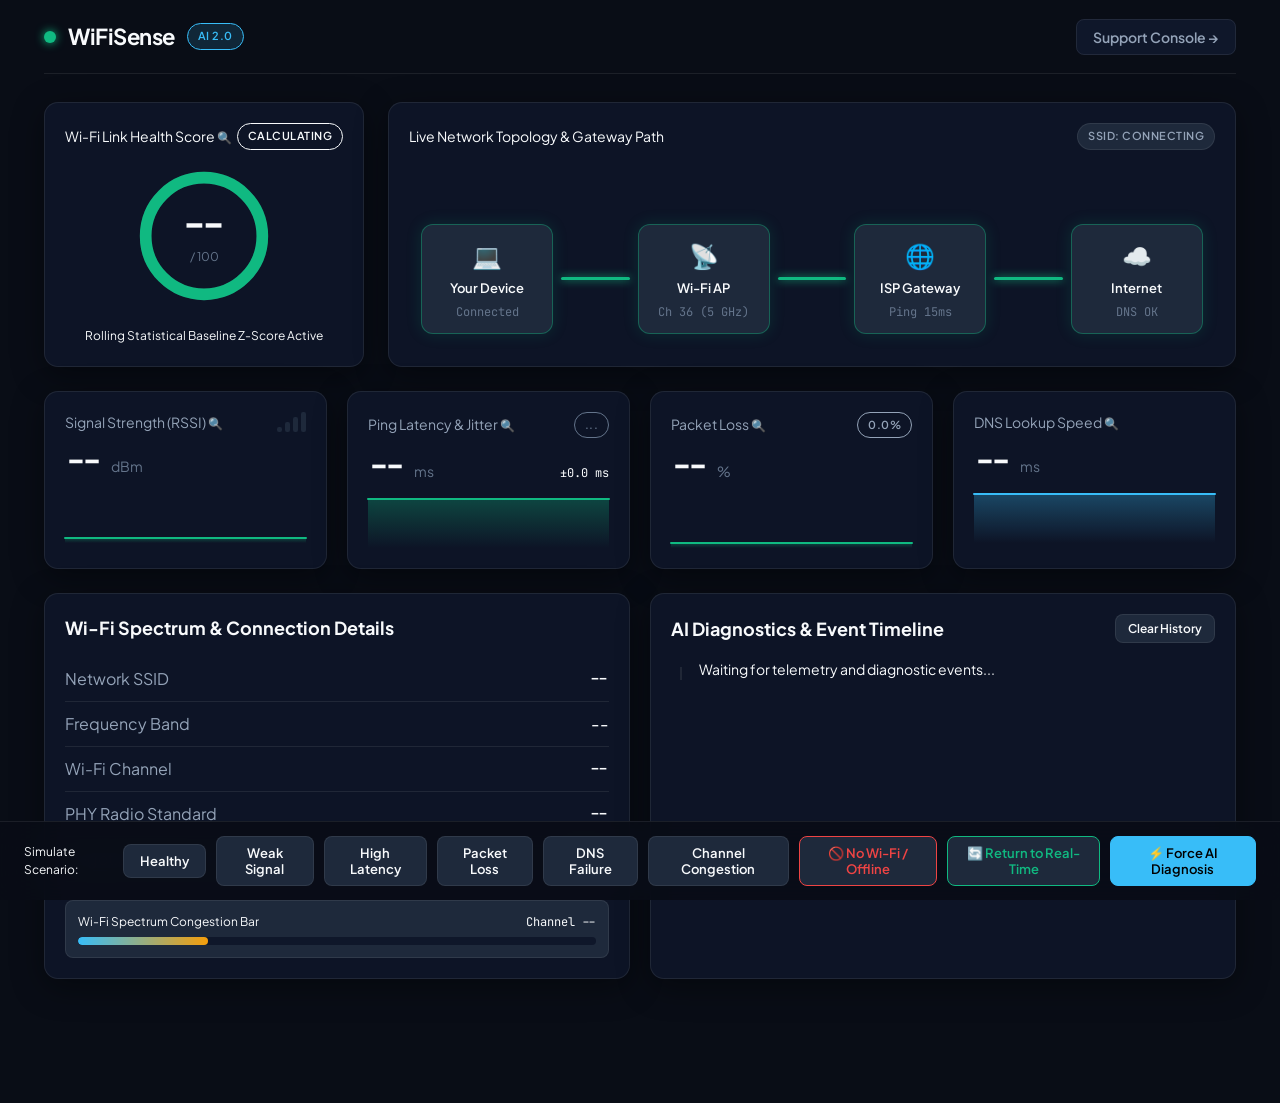
<file: static/index.html>
<!DOCTYPE html>
<html lang="en">
<head>
    <meta charset="UTF-8">
    <meta name="viewport" content="width=device-width, initial-scale=1.0">
    <title>WiFiSense | AI Wi-Fi Diagnostics & Root Cause Engine</title>
    <link rel="stylesheet" href="/static/css/style.css">
</head>
<body>
    <!-- Toast Notification Container -->
    <div id="toast-container" class="toast-container"></div>

    <!-- Fix Assistant Slide-over Modal -->
    <div id="fix-modal" class="modal-overlay hidden" onclick="closeFixModal(event)">
        <div class="modal-card" onclick="event.stopPropagation()">
            <div class="modal-header">
                <div>
                    <span class="badge" id="modal-severity-badge">Warning</span>
                    <h2 class="text-xl" id="modal-title" style="margin-top: 6px;">AI Diagnostic Result</h2>
                </div>
                <button class="modal-close-btn" onclick="closeFixModal()">&times;</button>
            </div>
            <div class="modal-body">
                <div class="diagnostic-banner" id="modal-cause-banner">
                    <div class="text-sm text-secondary">Identified Root Cause</div>
                    <div class="text-lg mono fw-bold" id="modal-root-cause">--</div>
                </div>

                <div class="modal-section">
                    <h4 class="text-sm text-secondary uppercase tracking">Subscriber Summary</h4>
                    <p class="text-base" id="modal-explanation" style="margin-top: 6px;">--</p>
                </div>

                <div class="modal-section">
                    <h4 class="text-sm text-secondary uppercase tracking">Measured Telemetry Evidence</h4>
                    <ul class="evidence-list" id="modal-evidence-list"></ul>
                </div>

                <div class="modal-section">
                    <h4 class="text-sm text-secondary uppercase tracking">Actionable Remediation Steps</h4>
                    <div class="remediation-steps-list" id="modal-remediation-steps"></div>
                </div>
            </div>
            <div class="modal-footer flex-between">
                <button class="btn btn-primary" id="btn-modal-push-isp" onclick="pushCurrentTicketToISP()">🚀 Push Ticket to ISP Portal</button>
                <button class="btn btn-secondary" onclick="closeFixModal()">Close Assistant</button>
            </div>
        </div>
    </div>

    <!-- Enlarged Graph View Modal -->
    <div id="chart-modal" class="modal-overlay hidden" onclick="closeChartModal(event)">
        <div class="modal-card chart-modal-card" onclick="event.stopPropagation()">
            <div class="modal-header">
                <div>
                    <span class="badge badge-accent" id="chart-modal-badge">Live Analytics</span>
                    <h2 class="text-xl" id="chart-modal-title" style="margin-top: 6px;">Enlarged Metric View</h2>
                </div>
                <button class="modal-close-btn" onclick="closeChartModal()">&times;</button>
            </div>
            <div class="modal-body">
                <!-- Large Chart Canvas Container -->
                <div class="large-chart-wrapper">
                    <canvas id="large-chart-canvas"></canvas>
                </div>
                
                <!-- Historical Stats Grid -->
                <div class="chart-stats-grid" style="display: grid; grid-template-columns: repeat(4, 1fr); gap: 12px; margin-top: 16px;">
                    <div class="stat-box">
                        <div class="text-xs text-muted">Current</div>
                        <div class="stat-val mono text-lg fw-bold" id="chart-stat-current">--</div>
                    </div>
                    <div class="stat-box">
                        <div class="text-xs text-muted">Average</div>
                        <div class="stat-val mono text-lg fw-bold" id="chart-stat-avg">--</div>
                    </div>
                    <div class="stat-box">
                        <div class="text-xs text-muted">Peak / Max</div>
                        <div class="stat-val mono text-lg fw-bold" id="chart-stat-max">--</div>
                    </div>
                    <div class="stat-box">
                        <div class="text-xs text-muted">Lowest / Min</div>
                        <div class="stat-val mono text-lg fw-bold" id="chart-stat-min">--</div>
                    </div>
                </div>

                <div class="modal-section" style="margin-top: 16px;">
                    <h4 class="text-sm text-secondary uppercase tracking">Metric Diagnostic Thresholds</h4>
                    <div class="text-xs text-muted" id="chart-modal-threshold-info" style="margin-top: 6px; line-height: 1.6;">--</div>
                </div>
            </div>
            <div class="modal-footer">
                <button class="btn btn-secondary" onclick="closeChartModal()">Close Graph View</button>
            </div>
        </div>
    </div>


    <div class="container">
        <!-- Navigation Header -->
        <nav class="navbar">
            <div class="brand">
                <div class="status-beacon" id="global-status-beacon"></div>
                WiFiSense <span class="badge badge-accent">AI 2.0</span>
            </div>
            <div class="nav-links">
                <a href="/static/support.html" class="nav-btn">Support Console &rarr;</a>
            </div>
        </nav>

        <!-- Top Hero Grid: Health Score + Connection Quick View -->
        <div class="hero-grid">
            <!-- Wi-Fi Health Score Radial Card -->
            <div class="card clickable-card health-card stagger-1" onclick="openChartModal('health')">
                <div class="card-header flex-between" style="width: 100%;">
                    <span class="text-sm font-semibold text-secondary">Wi-Fi Link Health Score <span class="text-xs text-muted">🔍</span></span>
                    <span class="badge badge-outline" id="health-score-status">Calculating</span>
                </div>

                <div class="health-radial-wrapper">
                    <svg class="health-ring-svg" viewBox="0 0 120 120">
                        <circle class="ring-bg" cx="60" cy="60" r="50"></circle>
                        <circle class="ring-progress" id="health-ring-bar" cx="60" cy="60" r="50" stroke-dasharray="314.15" stroke-dashoffset="0"></circle>
                    </svg>
                    <div class="health-score-text">
                        <span class="score-number mono" id="val-health-score">--</span>
                        <span class="score-label text-xs">/ 100</span>
                    </div>
                </div>
                <div class="health-footer-info">
                    <span class="text-xs text-muted">Rolling Statistical Baseline Z-Score Active</span>
                </div>
            </div>

            <!-- Network Topology Map Card -->
            <div class="card topology-card stagger-2">
                <div class="card-header flex-between">
                    <span class="text-sm font-semibold text-secondary">Live Network Topology & Gateway Path</span>
                    <span class="badge badge-neutral" id="topo-ssid-badge">SSID: Connecting</span>
                </div>
                <div class="topology-nodes-container">
                    <div class="topo-node active" id="node-device">
                        <div class="topo-icon">💻</div>
                        <div class="topo-label">Your Device</div>
                        <div class="topo-sub text-xs mono" id="topo-sub-device">Connected</div>
                    </div>
                    <div class="topo-link" id="link-wifi"></div>
                    <div class="topo-node active" id="node-router">
                        <div class="topo-icon">📡</div>
                        <div class="topo-label">Wi-Fi AP</div>
                        <div class="topo-sub text-xs mono" id="topo-sub-router">Ch 36 (5 GHz)</div>
                    </div>
                    <div class="topo-link" id="link-gateway"></div>
                    <div class="topo-node active" id="node-isp">
                        <div class="topo-icon">🌐</div>
                        <div class="topo-label">ISP Gateway</div>
                        <div class="topo-sub text-xs mono" id="topo-sub-isp">Ping 15ms</div>
                    </div>
                    <div class="topo-link" id="link-internet"></div>
                    <div class="topo-node active" id="node-cloud">
                        <div class="topo-icon">☁️</div>
                        <div class="topo-label">Internet</div>
                        <div class="topo-sub text-xs mono" id="topo-sub-cloud">DNS OK</div>
                    </div>
                </div>
            </div>
        </div>

        <!-- Metric KPI Cards Grid -->
        <div class="grid-metrics">
            <!-- Signal Card -->
            <div class="card clickable-card stagger-1" onclick="openChartModal('rssi')">
                <div class="metric-header">
                    <span class="text-sm font-medium">Signal Strength (RSSI) <span class="text-xs text-muted">🔍</span></span>
                    <div class="signal-bars" id="signal-bars">
                        <div class="bar"></div>
                        <div class="bar"></div>
                        <div class="bar"></div>
                        <div class="bar"></div>
                    </div>
                </div>
                <div class="metric-value-container">
                    <span class="metric-value mono" id="val-rssi">--</span>
                    <span class="metric-unit text-sm">dBm</span>
                </div>
                <div class="sparkline-container" id="spark-rssi"></div>
            </div>

            <!-- Latency Card -->
            <div class="card clickable-card stagger-2" onclick="openChartModal('latency')">
                <div class="metric-header">
                    <span class="text-sm font-medium">Ping Latency & Jitter <span class="text-xs text-muted">🔍</span></span>
                    <span class="badge badge-outline" id="badge-latency" style="color: var(--status-neutral)">...</span>
                </div>
                <div class="metric-value-container">
                    <span class="metric-value mono" id="val-latency">--</span>
                    <span class="metric-unit text-sm">ms</span>
                    <span class="text-xs text-muted mono" style="margin-left: auto;" id="val-jitter">±0.0 ms</span>
                </div>
                <div class="sparkline-container" id="spark-latency"></div>
            </div>

            <!-- Packet Loss Card -->
            <div class="card clickable-card stagger-3" onclick="openChartModal('loss')">
                <div class="metric-header">
                    <span class="text-sm font-medium">Packet Loss <span class="text-xs text-muted">🔍</span></span>
                    <span class="badge badge-outline" id="badge-loss">0.0%</span>
                </div>
                <div class="metric-value-container">
                    <span class="metric-value mono" id="val-loss">--</span>
                    <span class="metric-unit text-sm">%</span>
                </div>
                <div class="sparkline-container" id="spark-loss"></div>
            </div>

            <!-- DNS Time Card -->
            <div class="card clickable-card stagger-4" onclick="openChartModal('dns')">
                <div class="metric-header">
                    <span class="text-sm font-medium">DNS Lookup Speed <span class="text-xs text-muted">🔍</span></span>
                </div>
                <div class="metric-value-container">
                    <span class="metric-value mono" id="val-dns">--</span>
                    <span class="metric-unit text-sm">ms</span>
                </div>
                <div class="sparkline-container" id="spark-dns"></div>
            </div>

        </div>

        <!-- Connection Details & AI Timeline Grid -->
        <div class="grid-2">
            <!-- Connection & Channel Details -->
            <div class="card">
                <h3 class="text-lg font-semibold" style="margin-bottom: 16px;">Wi-Fi Spectrum & Connection Details</h3>
                <div class="detail-row">
                    <span class="detail-label">Network SSID</span>
                    <span class="detail-value mono fw-bold" id="det-ssid">--</span>
                </div>
                <div class="detail-row">
                    <span class="detail-label">Frequency Band</span>
                    <span class="detail-value fw-bold" id="det-band">--</span>
                </div>
                <div class="detail-row">
                    <span class="detail-label">Wi-Fi Channel</span>
                    <span class="detail-value mono" id="det-channel">--</span>
                </div>
                <div class="detail-row">
                    <span class="detail-label">PHY Radio Standard</span>
                    <span class="detail-value mono" id="det-radio">--</span>
                </div>
                <div class="detail-row">
                    <span class="detail-label">Negotiated Rates (Rx / Tx)</span>
                    <span class="detail-value mono" id="det-rates">-- / -- Mbps</span>
                </div>
                
                <!-- Channel Spectrum Bar -->
                <div class="spectrum-box" style="margin-top: 18px;">
                    <div class="text-xs text-muted flex-between" style="margin-bottom: 6px;">
                        <span>Wi-Fi Spectrum Congestion Bar</span>
                        <span id="spectrum-channel-text" class="mono text-xs">Channel --</span>
                    </div>
                    <div class="spectrum-bar-track">
                        <div class="spectrum-bar-fill" id="spectrum-fill" style="width: 25%;"></div>
                    </div>
                </div>
            </div>

            <!-- AI Diagnostic Timeline -->
            <div class="card">
                <div class="flex-between" style="margin-bottom: 16px;">
                    <h3 class="text-lg font-semibold">AI Diagnostics & Event Timeline</h3>
                    <button class="btn btn-sm" onclick="clearTimeline()">Clear History</button>
                </div>
                <div class="timeline" id="timeline">
                    <div class="text-muted text-sm">Waiting for telemetry and diagnostic events...</div>
                </div>
            </div>
        </div>
    </div>

    <!-- Demo Scenario & Force Diagnose Action Bar -->
    <div class="demo-controls">
        <span class="controls-label text-xs text-muted">Simulate Scenario:</span>
        <button class="btn" onclick="triggerScenario('healthy')">Healthy</button>
        <button class="btn" onclick="triggerScenario('weak_signal')">Weak Signal</button>
        <button class="btn" onclick="triggerScenario('high_latency')">High Latency</button>
        <button class="btn" onclick="triggerScenario('packet_loss')">Packet Loss</button>
        <button class="btn" onclick="triggerScenario('dns_failure')">DNS Failure</button>
        <button class="btn" onclick="triggerScenario('channel_congestion')">Channel Congestion</button>
        <button class="btn" style="border-color: var(--status-critical); color: var(--status-critical);" onclick="triggerScenario('no_wifi')">🚫 No Wi-Fi / Offline</button>
        <button class="btn" style="border-color: var(--status-excellent); color: var(--status-excellent);" onclick="resetToRealTime()">🔄 Return to Real-Time</button>
        <button class="btn btn-primary" onclick="triggerDiagnosis()">⚡ Force AI Diagnosis</button>
    </div>







    <script src="/static/js/charts.js"></script>
    <script src="/static/js/app.js"></script>
</body>
</html>
</file>
<file: static/css/style.css>
@import url('https://fonts.googleapis.com/css2?family=JetBrains+Mono:wght@400;500;700&family=Plus+Jakarta+Sans:wght@400;500;600;700&display=swap');

:root {
  --canvas: #090D16;
  --surface: #0F172A;
  --surface-elevated: #1E293B;
  --surface-glass: rgba(15, 23, 42, 0.85);
  --border: rgba(255, 255, 255, 0.08);
  --border-highlight: rgba(255, 255, 255, 0.16);
  --text-primary: #F8FAFC;
  --text-secondary: #94A3B8;
  --text-muted: #64748B;
  
  --status-excellent: #10B981;
  --status-good: #38BDF8;
  --status-warning: #F59E0B;
  --status-critical: #EF4444;
  --status-neutral: #64748B;
  
  --band-24: #F97316;
  --band-5: #38BDF8;
  --band-6: #A855F7;
}

* {
  box-sizing: border-box;
  margin: 0;
  padding: 0;
}

body {
  background-color: var(--canvas);
  color: var(--text-primary);
  font-family: 'Plus Jakarta Sans', sans-serif;
  line-height: 1.5;
  -webkit-font-smoothing: antialiased;
}

.mono {
  font-family: 'JetBrains Mono', monospace;
  font-variant-numeric: tabular-nums;
}

.fw-bold { font-weight: 700; }
.flex-between { display: flex; justify-content: space-between; align-items: center; }
.uppercase { text-transform: uppercase; }
.tracking { letter-spacing: 0.05em; }

/* Typography Scale */
.text-xs { font-size: 12px; }
.text-sm { font-size: 14px; }
.text-base { font-size: 16px; }
.text-lg { font-size: 18px; }
.text-xl { font-size: 22px; }
.text-2xl { font-size: 28px; }
.text-3xl { font-size: 36px; }

/* Layout */
.container {
  max-width: 1240px;
  margin: 0 auto;
  padding: 0 24px 100px;
}

.navbar {
  display: flex;
  justify-content: space-between;
  align-items: center;
  padding: 20px 0;
  border-bottom: 1px solid var(--border);
  margin-bottom: 28px;
}

.brand {
  display: flex;
  align-items: center;
  gap: 12px;
  font-weight: 700;
  font-size: 22px;
  letter-spacing: -0.5px;
}

.nav-links .nav-btn {
  color: var(--text-secondary);
  text-decoration: none;
  font-weight: 600;
  font-size: 14px;
  padding: 8px 16px;
  border-radius: 8px;
  border: 1px solid var(--border);
  background: var(--surface);
  transition: all 0.2s;
}
.nav-links .nav-btn:hover {
  color: var(--text-primary);
  border-color: var(--border-highlight);
  background: var(--surface-elevated);
}

/* Hero Grid: Health Score + Topology */
.hero-grid {
  display: grid;
  grid-template-columns: 320px 1fr;
  gap: 24px;
  margin-bottom: 24px;
}

@media (max-width: 900px) {
  .hero-grid {
    grid-template-columns: 1fr;
  }
}

/* Cards */
.card {
  background: var(--surface-glass);
  backdrop-filter: blur(16px);
  -webkit-backdrop-filter: blur(16px);
  border: 1px solid var(--border);
  border-radius: 14px;
  padding: 20px;
  box-shadow: 0 8px 32px rgba(0, 0, 0, 0.4);
  position: relative;
  overflow: hidden;
  animation: slideUp 0.4s ease-out backwards;
  transition: transform 0.2s ease, border-color 0.2s ease, box-shadow 0.2s ease;
}

.clickable-card {
  cursor: pointer;
}
.clickable-card:hover {
  transform: translateY(-3px);
  border-color: var(--status-good);
  box-shadow: 0 12px 36px rgba(56, 189, 248, 0.15);
}

.chart-modal-card {
  max-width: 840px !important;
}

.large-chart-wrapper {
  width: 100%;
  height: 280px;
  background: var(--surface-elevated);
  border: 1px solid var(--border);
  border-radius: 10px;
  padding: 16px;
  position: relative;
}

.large-chart-wrapper canvas {
  width: 100% !important;
  height: 100% !important;
}

.stat-box {
  background: var(--surface-elevated);
  border: 1px solid var(--border);
  padding: 12px;
  border-radius: 8px;
  text-align: center;
}
.stat-val {
  margin-top: 4px;
}


.grid-metrics {
  display: grid;
  grid-template-columns: repeat(auto-fit, minmax(240px, 1fr));
  gap: 20px;
  margin-bottom: 24px;
}

.grid-2 {
  display: grid;
  grid-template-columns: repeat(auto-fit, minmax(420px, 1fr));
  gap: 20px;
  margin-bottom: 24px;
}

/* Health Score Radial Card */
.health-card {
  display: flex;
  flex-direction: column;
  align-items: center;
  justify-content: space-between;
}

.health-radial-wrapper {
  position: relative;
  width: 140px;
  height: 140px;
  margin: 16px 0;
}

.health-ring-svg {
  width: 100%;
  height: 100%;
  transform: rotate(-90deg);
}

.ring-bg {
  fill: none;
  stroke: var(--surface-elevated);
  stroke-width: 10;
}

.ring-progress {
  fill: none;
  stroke: var(--status-excellent);
  stroke-width: 10;
  stroke-linecap: round;
  transition: stroke-dashoffset 0.8s ease, stroke 0.4s ease;
}

.health-score-text {
  position: absolute;
  top: 50%;
  left: 50%;
  transform: translate(-50%, -50%);
  text-align: center;
}

.score-number {
  font-size: 38px;
  font-weight: 700;
  line-height: 1;
  display: block;
}

.score-label {
  color: var(--text-muted);
}

/* Topology Diagram */
.topology-card {
  display: flex;
  flex-direction: column;
  justify-content: space-between;
}

.topology-nodes-container {
  display: flex;
  align-items: center;
  justify-content: space-between;
  padding: 24px 12px 12px;
  gap: 8px;
}

.topo-node {
  display: flex;
  flex-direction: column;
  align-items: center;
  text-align: center;
  flex: 1;
  padding: 12px 8px;
  background: var(--surface-elevated);
  border: 1px solid var(--border);
  border-radius: 12px;
  transition: all 0.3s;
}

.topo-node.active {
  border-color: rgba(16, 185, 129, 0.4);
  box-shadow: 0 0 16px rgba(16, 185, 129, 0.15);
}

.topo-node.warning {
  border-color: rgba(245, 158, 11, 0.5);
  box-shadow: 0 0 16px rgba(245, 158, 11, 0.2);
}

.topo-node.critical {
  border-color: rgba(239, 68, 68, 0.6);
  box-shadow: 0 0 20px rgba(239, 68, 68, 0.3);
  animation: nodePulse 1.5s infinite;
}

@keyframes nodePulse {
  0% { transform: scale(1); }
  50% { transform: scale(1.03); }
  100% { transform: scale(1); }
}

.topo-icon {
  font-size: 24px;
  margin-bottom: 6px;
}

.topo-label {
  font-size: 13px;
  font-weight: 600;
}

.topo-sub {
  color: var(--text-muted);
  margin-top: 4px;
}

.topo-link {
  height: 3px;
  flex: 0.6;
  background: var(--status-excellent);
  border-radius: 2px;
  box-shadow: 0 0 8px var(--status-excellent);
  transition: all 0.3s;
}
.topo-link.degraded {
  background: var(--status-warning);
  box-shadow: 0 0 8px var(--status-warning);
}
.topo-link.broken {
  background: var(--status-critical);
  box-shadow: 0 0 8px var(--status-critical);
}

/* Metric KPI Cards */
.metric-header {
  display: flex;
  justify-content: space-between;
  align-items: center;
  margin-bottom: 12px;
  color: var(--text-secondary);
}

.metric-value-container {
  display: flex;
  align-items: baseline;
  gap: 8px;
  margin-bottom: 12px;
}

.metric-value {
  font-weight: 700;
  font-size: 32px;
  line-height: 1;
}

.metric-unit {
  color: var(--text-muted);
}

.sparkline-container {
  height: 54px;
  width: 100%;
}

/* Spectrum Bar */
.spectrum-box {
  background: var(--surface-elevated);
  padding: 12px;
  border-radius: 8px;
  border: 1px solid var(--border);
}

.spectrum-bar-track {
  height: 8px;
  background: var(--surface);
  border-radius: 4px;
  overflow: hidden;
}

.spectrum-bar-fill {
  height: 100%;
  background: linear-gradient(90deg, var(--status-good), var(--status-warning));
  border-radius: 4px;
  transition: width 0.5s ease;
}

/* Connection Details */
.detail-row {
  display: flex;
  justify-content: space-between;
  padding: 10px 0;
  border-bottom: 1px solid var(--border);
}
.detail-row:last-child {
  border-bottom: none;
}
.detail-label { color: var(--text-secondary); }
.detail-value { font-weight: 500; }

/* Status Beacon */
.status-beacon {
  width: 12px;
  height: 12px;
  border-radius: 50%;
  background: var(--status-excellent);
  box-shadow: 0 0 10px var(--status-excellent);
}

/* Badges */
.badge {
  padding: 4px 10px;
  border-radius: 20px;
  font-size: 11px;
  font-weight: 600;
  text-transform: uppercase;
  letter-spacing: 0.5px;
}
.badge-outline { border: 1px solid currentColor; }
.badge-neutral { background: var(--surface-elevated); color: var(--text-secondary); border: 1px solid var(--border); }
.badge-accent { background: rgba(56, 189, 248, 0.15); color: var(--status-good); border: 1px solid var(--status-good); }

/* Signal Bars */
.signal-bars {
  display: flex;
  align-items: flex-end;
  gap: 3px;
  height: 20px;
}
.bar {
  width: 5px;
  background: var(--surface-elevated);
  border-radius: 2px;
  transition: all 0.3s;
}
.bar:nth-child(1) { height: 25%; }
.bar:nth-child(2) { height: 50%; }
.bar:nth-child(3) { height: 75%; }
.bar:nth-child(4) { height: 100%; }

/* Timeline */
.timeline {
  position: relative;
  padding-left: 28px;
  margin-top: 16px;
  max-height: 400px;
  overflow-y: auto;
}
.timeline::before {
  content: '';
  position: absolute;
  left: 9px;
  top: 8px;
  bottom: 0;
  width: 2px;
  background: var(--border);
}
.timeline-event {
  position: relative;
  margin-bottom: 20px;
}
.timeline-dot {
  position: absolute;
  left: -28px;
  top: 4px;
  width: 10px;
  height: 10px;
  border-radius: 50%;
  border: 2px solid var(--surface);
  background: var(--status-good);
}
.timeline-content {
  background: var(--surface-elevated);
  padding: 14px;
  border-radius: 8px;
  border: 1px solid var(--border);
}

/* Toast Alerts */
.toast-container {
  position: fixed;
  top: 24px;
  right: 24px;
  z-index: 1000;
  display: flex;
  flex-direction: column;
  gap: 12px;
}
.toast {
  background: var(--surface-glass);
  backdrop-filter: blur(12px);
  border: 1px solid var(--border);
  padding: 14px 20px;
  border-radius: 10px;
  box-shadow: 0 8px 24px rgba(0, 0, 0, 0.5);
  display: flex;
  align-items: center;
  gap: 12px;
  min-width: 320px;
  animation: slideInRight 0.3s ease-out;
}
.toast-warning { border-left: 4px solid var(--status-warning); }
.toast-critical { border-left: 4px solid var(--status-critical); }
.toast-info { border-left: 4px solid var(--status-good); }

@keyframes slideInRight {
  from { transform: translateX(100%); opacity: 0; }
  to { transform: translateX(0); opacity: 1; }
}

/* Fix Assistant Modal */
.modal-overlay {
  position: fixed;
  top: 0; left: 0; right: 0; bottom: 0;
  background: rgba(9, 13, 22, 0.8);
  backdrop-filter: blur(8px);
  z-index: 999;
  display: flex;
  justify-content: flex-end;
  opacity: 1;
  transition: opacity 0.3s ease;
}
.modal-overlay.hidden {
  display: none;
  opacity: 0;
  pointer-events: none;
}
.modal-card {
  width: 100%;
  max-width: 540px;
  height: 100%;
  background: var(--surface);
  border-left: 1px solid var(--border);
  display: flex;
  flex-direction: column;
  box-shadow: -10px 0 40px rgba(0, 0, 0, 0.6);
  animation: slideInSlideOver 0.3s ease-out;
}

@keyframes slideInSlideOver {
  from { transform: translateX(100%); }
  to { transform: translateX(0); }
}

.modal-header {
  padding: 24px;
  border-bottom: 1px solid var(--border);
  display: flex;
  justify-content: space-between;
  align-items: flex-start;
}
.modal-close-btn {
  background: none;
  border: none;
  color: var(--text-secondary);
  font-size: 24px;
  cursor: pointer;
}
.modal-close-btn:hover { color: var(--text-primary); }

.modal-body {
  padding: 24px;
  flex: 1;
  overflow-y: auto;
  display: flex;
  flex-direction: column;
  gap: 20px;
}

.diagnostic-banner {
  background: var(--surface-elevated);
  border: 1px solid var(--border);
  padding: 16px;
  border-radius: 10px;
}

.evidence-list {
  padding-left: 20px;
  margin-top: 8px;
  color: var(--text-secondary);
  font-size: 14px;
}
.evidence-list li { margin-bottom: 4px; }

.remediation-steps-list {
  display: flex;
  flex-direction: column;
  gap: 12px;
  margin-top: 8px;
}
.step-card {
  background: var(--surface-elevated);
  border: 1px solid var(--border);
  padding: 14px;
  border-radius: 8px;
}
.step-cmd {
  background: rgba(0,0,0,0.3);
  padding: 8px 12px;
  border-radius: 6px;
  margin-top: 8px;
  color: var(--status-good);
  display: flex;
  justify-content: space-between;
  align-items: center;
}

.modal-footer {
  padding: 16px 24px;
  border-top: 1px solid var(--border);
  display: flex;
  justify-content: flex-end;
}

/* Buttons */
.btn {
  background: var(--surface-elevated);
  color: var(--text-primary);
  border: 1px solid var(--border);
  padding: 8px 16px;
  border-radius: 8px;
  font-family: inherit;
  font-weight: 600;
  font-size: 13px;
  cursor: pointer;
  transition: all 0.2s;
}
.btn-sm { padding: 6px 12px; font-size: 12px; }
.btn:hover { background: rgba(255, 255, 255, 0.1); border-color: var(--border-highlight); }
.btn-primary { background: var(--status-good); color: #000; border-color: var(--status-good); }
.btn-primary:hover { background: #25a8e0; }

/* Action Control Bar */
.demo-controls {
  position: fixed;
  bottom: 0; left: 0; right: 0;
  background: rgba(9, 13, 22, 0.92);
  backdrop-filter: blur(16px);
  border-top: 1px solid var(--border);
  padding: 14px 24px;
  display: flex;
  align-items: center;
  justify-content: center;
  gap: 10px;
  z-index: 100;
}

@keyframes slideUp {
  from { opacity: 0; transform: translateY(16px); }
  to { opacity: 1; transform: translateY(0); }
}
</file>
